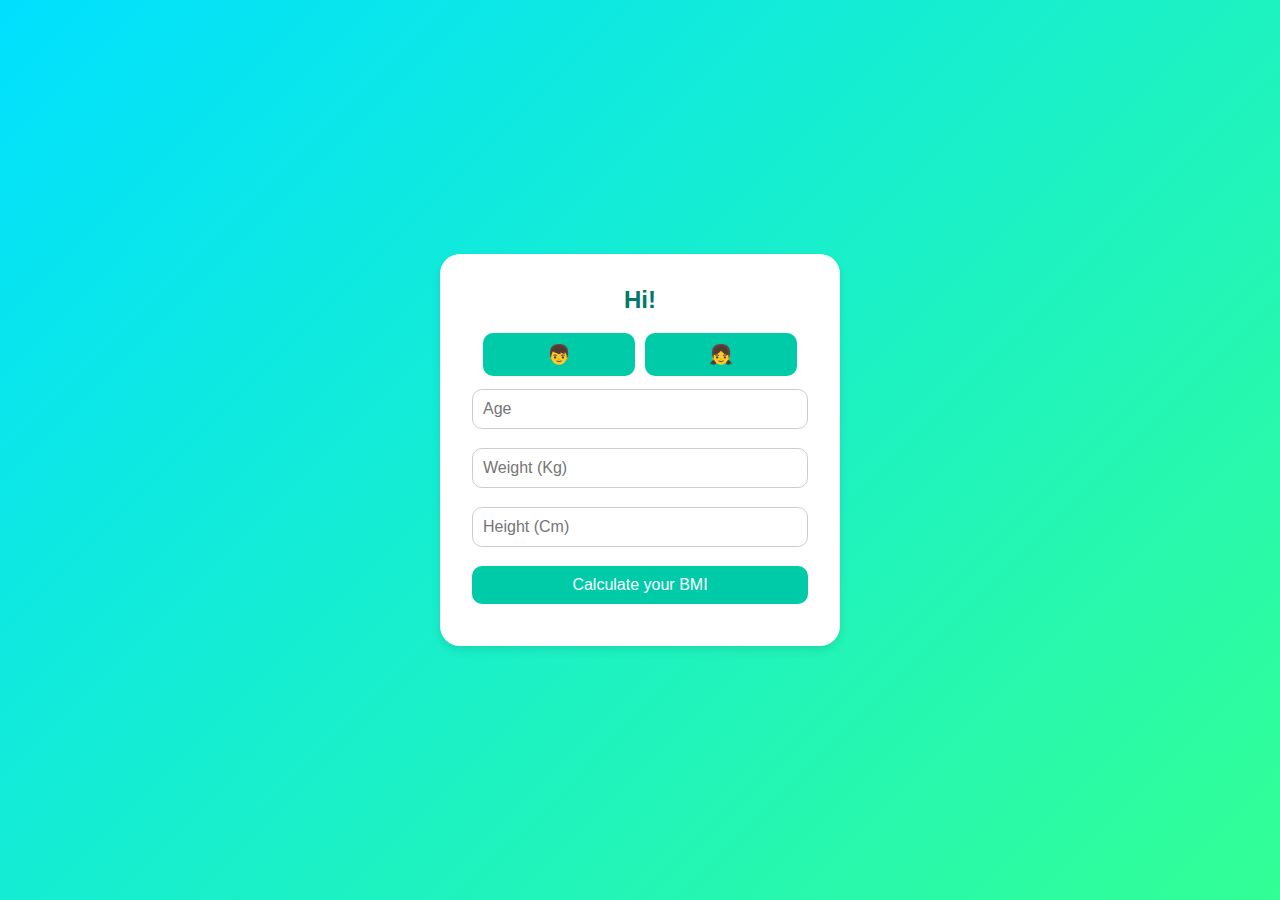
<file: src/bmi.html>
<!DOCTYPE html>
<html lang="en">
<head>
  <meta charset="UTF-8" />
  <meta name="viewport" content="width=device-width, initial-scale=1.0"/>
  <title>Calculate BMI</title>
  <link rel="stylesheet" href="styles/bmi.css" />
</head>
<body class="bmi-page">
  <div class="container">
    <h2 id="greeting">Hi!</h2>
    <div class="gender-select">
      <button id="maleBtn" onclick="selectGender('Male')">👦</button>
      <button id="femaleBtn" class="active" onclick="selectGender('Female')">👧</button>
    </div>
    <form id="bmiForm" onsubmit="return calculateBMI()">
      <input type="number" id="age" placeholder="Age" required />
      <input type="number" id="weight" placeholder="Weight (Kg)" required />
      <input type="number" id="height" placeholder="Height (Cm)" required />
      <button type="submit">Calculate your BMI</button>
    </form>
  </div>
  <script src="scripts/bmiscript.js"></script>
</body>
</html>
</file>
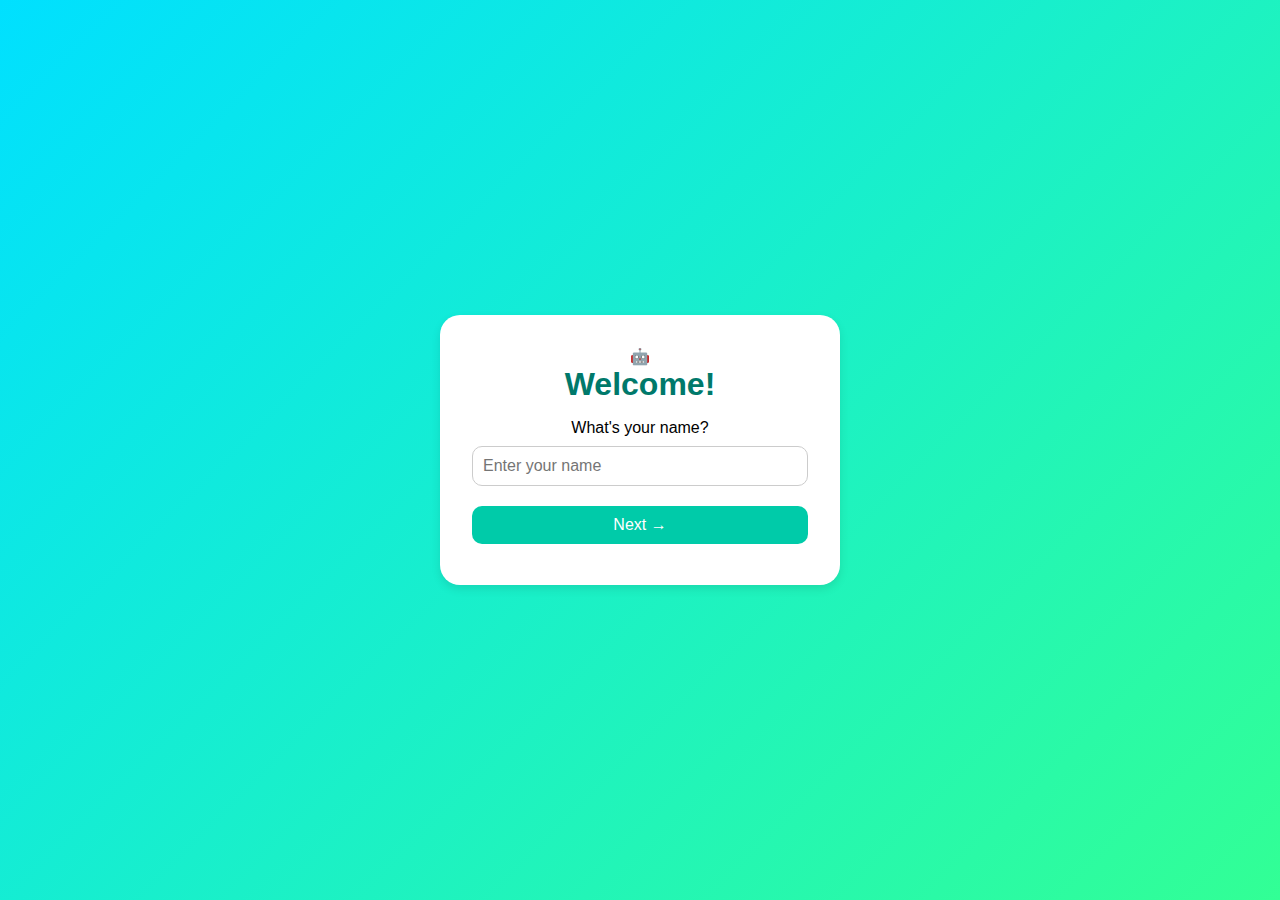
<file: src/bmi_index.html>
<!DOCTYPE html>
<html lang="en">
<head>
  <meta charset="UTF-8" />
  <meta name="viewport" content="width=device-width, initial-scale=1.0"/>
  <title>Welcome</title>
  <link rel="stylesheet" href="styles/bmi.css" />
</head>
<body class="welcome-page">
  <div class="container">
    <div class="robot">🤖</div>
    <h1>Welcome!</h1>
    <label for="username">What's your name?</label>
    <input type="text" id="username" placeholder="Enter your name" />
    <button onclick="goToBMI()">Next →</button>
  </div>
  <script src="scripts/bmiscript.js"></script>
</body>
</html>
</file>
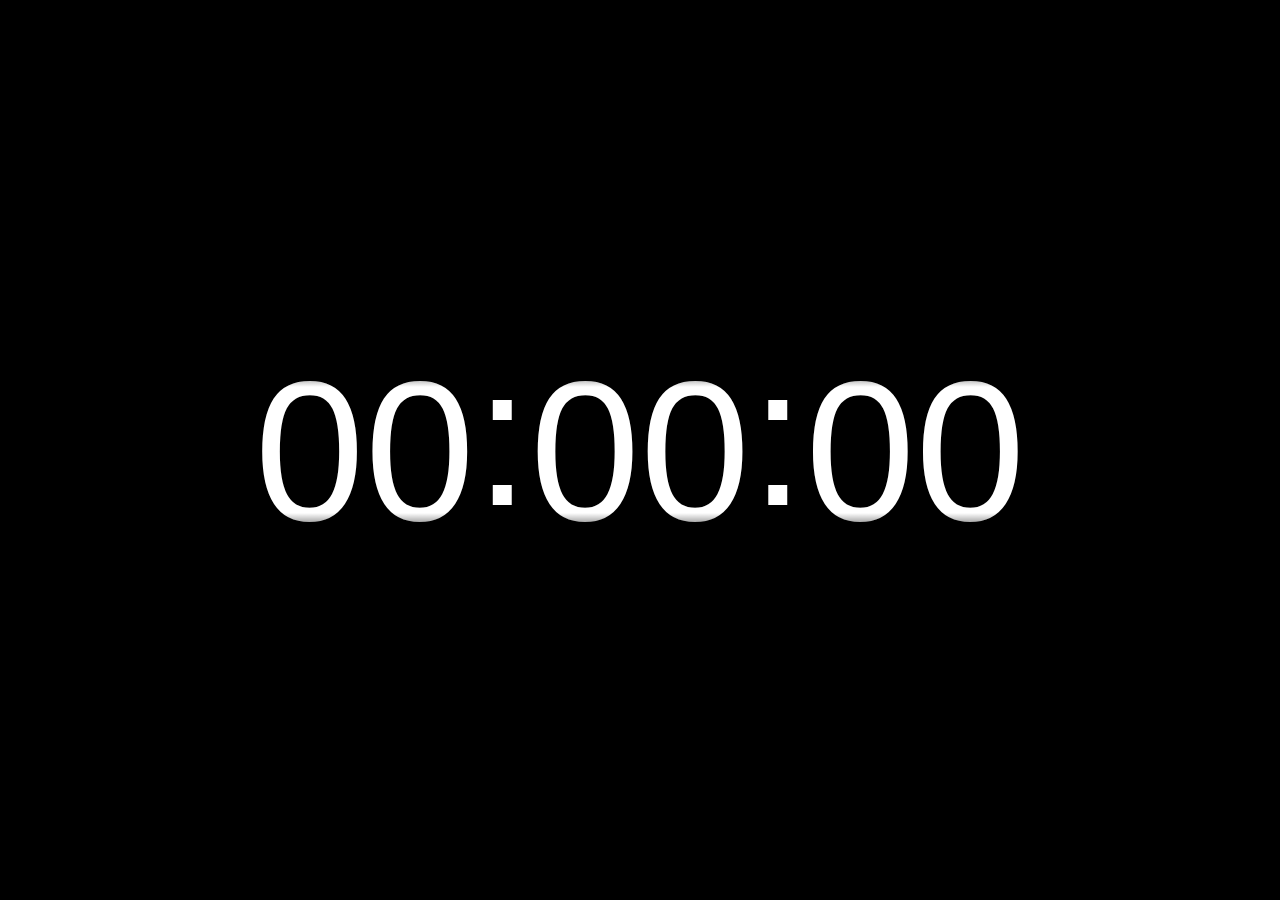
<file: src/clock_index.html>
<!DOCTYPE html>
<html lang="en">
<head>
    <meta charset="UTF-8">
    <meta name="viewport" content="width=device-width, initial-scale=1.0">
    <title>Digital Clock</title>
    <link rel="stylesheet" href="styles/clock.css">
</head>
<body>
    <div class="clock">
        <div class="hours">
          <div class="first">
            <div class="number">0</div>
          </div>
          <div class="second">
            <div class="number">0</div>
          </div>
        </div>
        <div class="tick">:</div>
        <div class="minutes">
          <div class="first">
            <div class="number">0</div>
          </div>
          <div class="second">
            <div class="number">0</div>
          </div>
        </div>
        <div class="tick">:</div>
        <div class="seconds">
          <div class="first">
            <div class="number">0</div>
          </div>
          <div class="second infinite">
            <div class="number">0</div>
          </div>
        </div>
      </div>
      <script src="scripts/clock.js"></script>
</body>
</html>
</file>
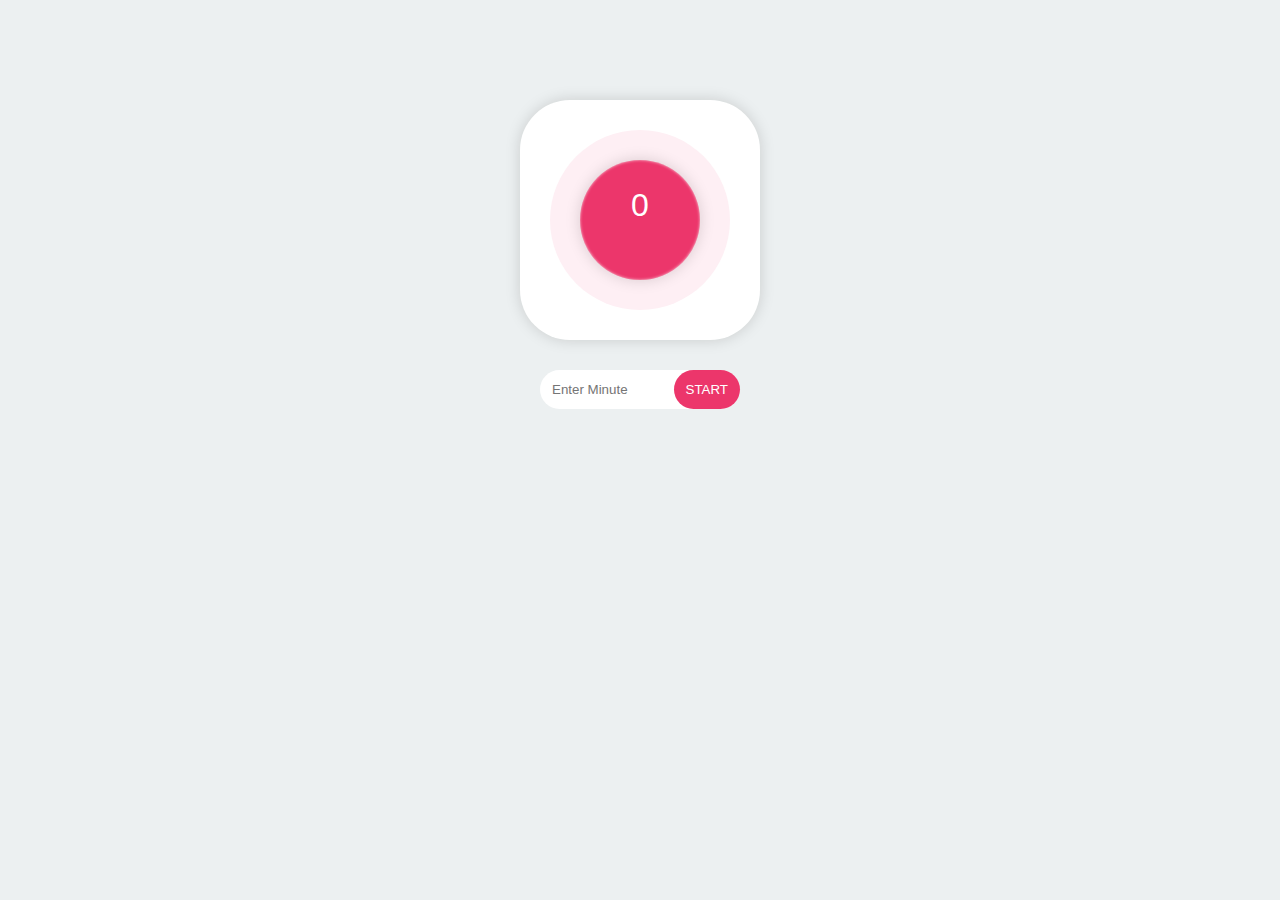
<file: src/Countdown.html>
<!DOCTYPE html>
<html lang="en">
<head>
  <meta charset="UTF-8">
  <title>Countdown Timer</title>
  <link rel="stylesheet" href="styles/countdown.css">
</head>
<body>

    <div class="clock-wrap">
        <div class="clock pro-0">
            <span class="count">0</span>
        </div>
    </div>
    <div class="action">
        <div class="input">
            <input class="input-num" type="number" min="1" placeholder="Enter Minute"><input data-action="start" class="input-btn" type="button" value="Start">
        </div>
    </div>

<script src="scripts/countdown.js"></script>
</body>
</html>
</file>
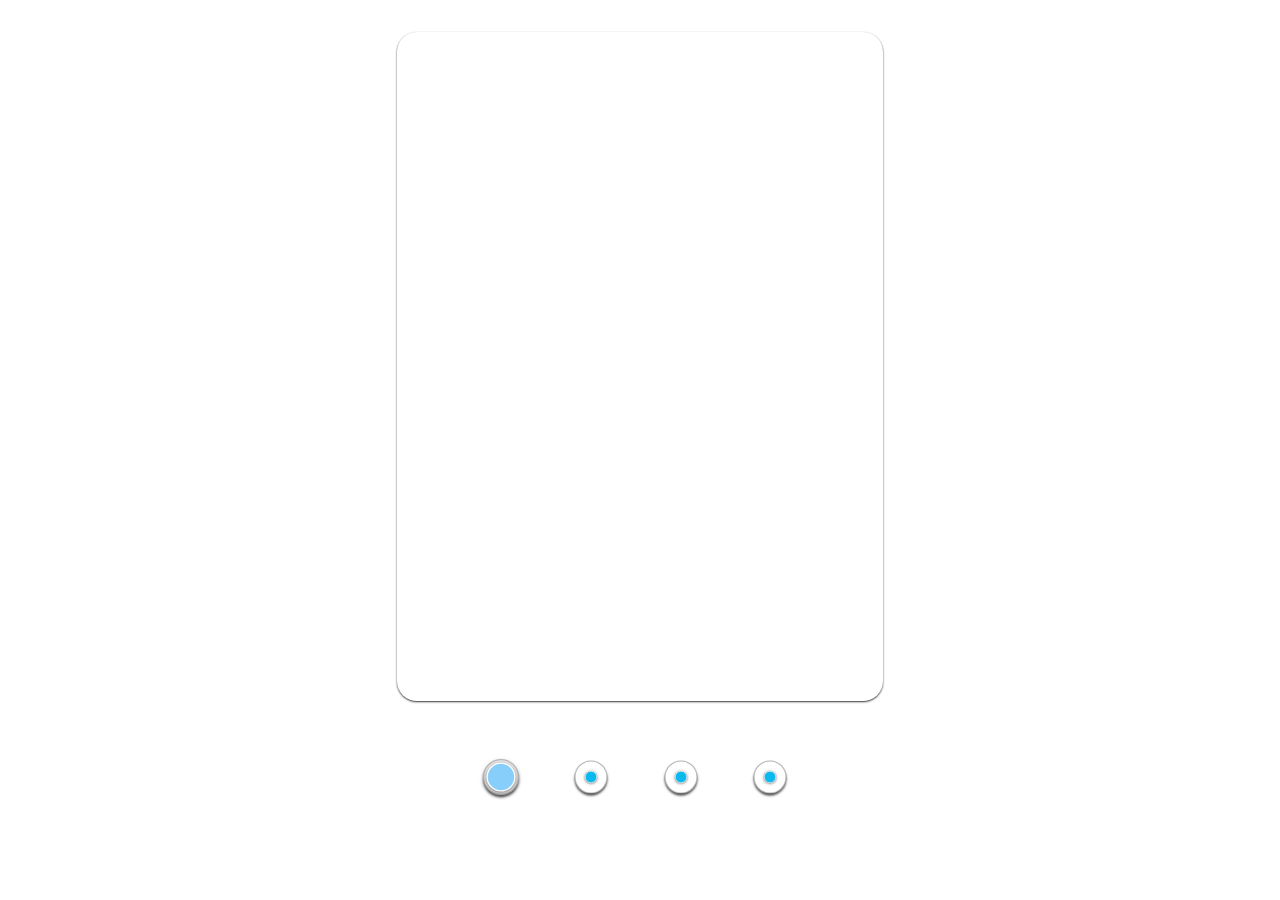
<file: src/image_index.html>
<!DOCTYPE html>
<html lang="en">
<head>
    <meta charset="UTF-8">
    <meta name="viewport" content="width=device-width, initial-scale=1.0">
    <title>Document</title>
    <link rel="stylesheet" href="styles/image_style.css">
</head>
<body>
	
  <div class="container">

    <input type="radio" name="slider" id="slide-1-trigger" class="trigger" checked>
    <label class="btn" for="slide-1-trigger"></label>
    <input type="radio" name="slider" id="slide-2-trigger" class="trigger">
    <label class="btn" for="slide-2-trigger"></label>
    <input type="radio" name="slider" id="slide-3-trigger" class="trigger">
    <label class="btn" for="slide-3-trigger"></label>
    <input type="radio" name="slider" id="slide-4-trigger" class="trigger">
    <label class="btn" for="slide-4-trigger"></label>

    <div class="slide-wrapper">
        <div id="slide-role">
            <div class="slide slide-1"></div>
            <div class="slide slide-2"></div>
            <div class="slide slide-3"></div>
            <div class="slide slide-4"></div>
        </div>
    </div>

</div>
      <script src="scripts/image.js"></script>
</body>
</html>
</file>
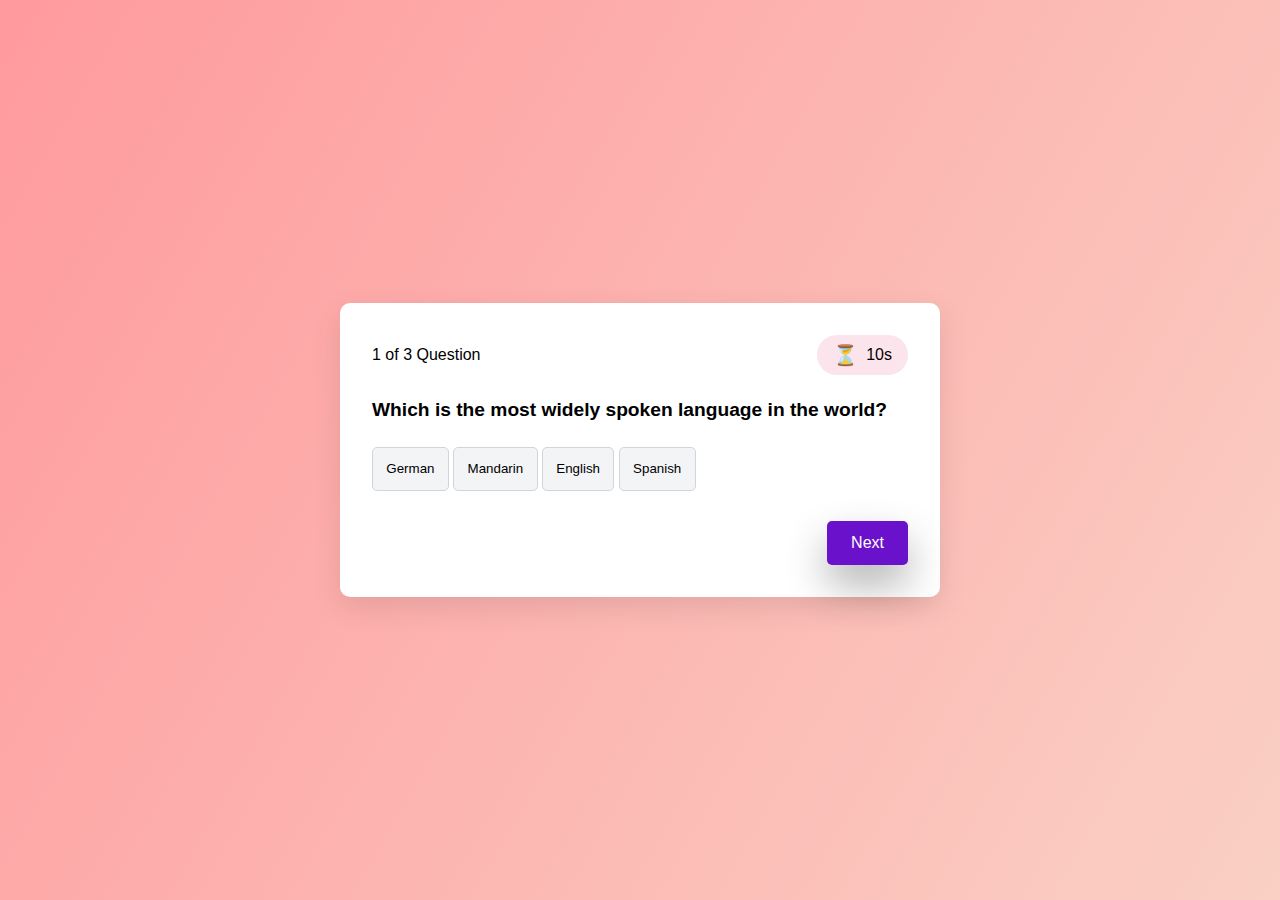
<file: src/Quiz.html>
<!doctype html>
<html lang="en">

<head>
    <meta charset="utf-8">
    <meta name="viewport" content="width=device-width, initial-scale=1">

    <link rel="stylesheet" href="styles/quize.css">
    <title>Quiz App</title>
</head>

<body>
    <div id="display-container">
        <div class="header">
            <div class="number-of-count">
                <span class="number-of-question">1 of 3 questions</span>
            </div>
            <div class="timer-div">
                <span style="font-size: 20px;">⏳</span>
                <span class="time-left">10s</span>
            </div>
        </div>
        <div id="container">
        </div>
        <button id="next-button" class="animated-button">Next</button>
    </div>
    <div class="score-container hide">
        <div id="user-score">Demo Score</div>
        <button id="restart" class="animated-button">Restart</button>
    </div>

    <script src="scripts/quize.js"></script>
</body>

</html>
</file>
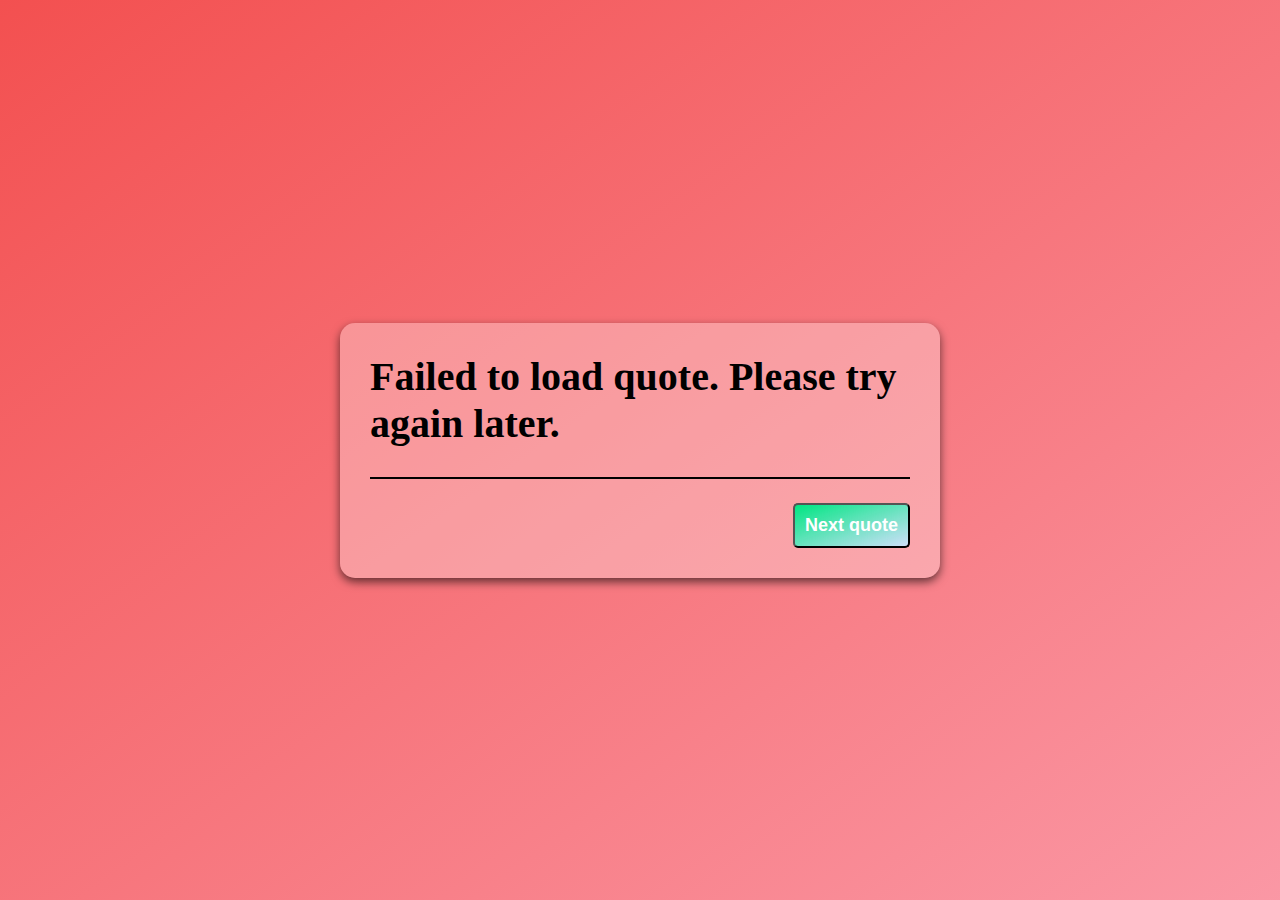
<file: src/quote_index.html>
<!DOCTYPE html>
<html>
  <head>
    <meta charset="UTF-8" />
    <meta name="description" content="Random Quote Generator" />
    <meta name="keywords" content="HTML,CSS,JavaScript, Quotes, API" />
    <meta name="author" content="Neha Soni" />
    <meta name="viewport" content="width=device-width, initial-scale=1.0" />

    <title>Random Quote Generator</title>

    <link rel="stylesheet" href="styles/quote.css" />

    <link
      rel="stylesheet"
      href="https://cdnjs.cloudflare.com/ajax/libs/font-awesome/5.15.1/css/all.min.css"
      integrity="sha512-+4zCK9k+qNFUR5X+cKL9EIR+ZOhtIloNl9GIKS57V1MyNsYpYcUrUeQc9vNfzsWfV28IaLL3i96P9sdNyeRssA=="
      crossorigin="anonymous"
    />
  </head>
  <body>
    <div class="container">
      <h1>
        <i class="fas fa-quote-left"></i>
        <span class="quote" id="quote"></span>
        <i class="fas fa-quote-right"></i>
      </h1>
      <p class="author" id="author"></p>

      <hr />
      <div class="buttons">
        <a
          class="twitter"
          id="tweet"
          href="https://twitter.com/intent/tweet?text=Greetings"
          data-size="large"
          target="_blank"
          rel="noopener noreferrer"
        >
            
      </a>

        <button class="next" onclick="getNewQuote()">Next quote</button>
      </div>
    </div>

    <script src="scripts/quote.js"></script>
  </body>
</html>
</file>
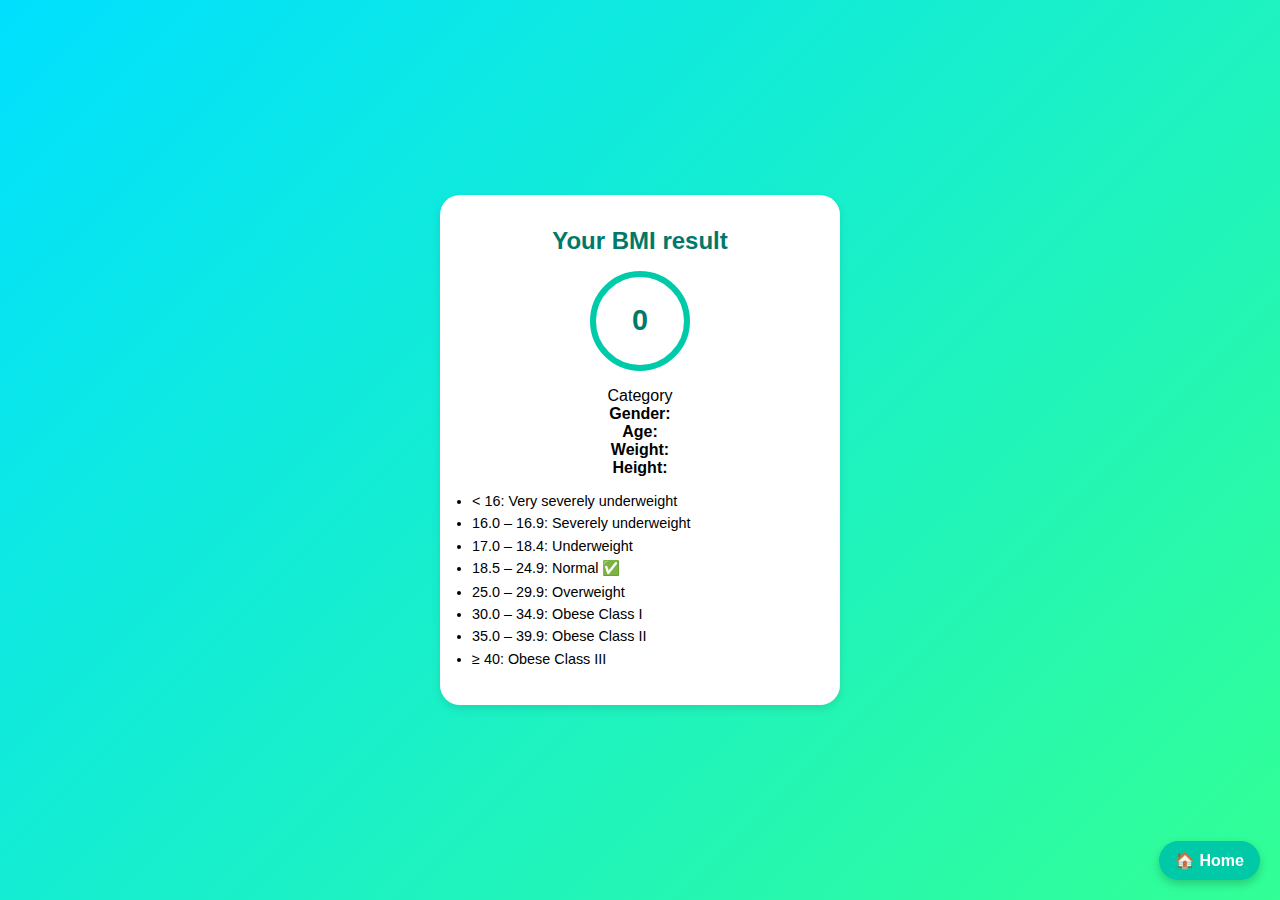
<file: src/result.html>
<!DOCTYPE html>
<html lang="en">
<head>
  <meta charset="UTF-8" />
  <meta name="viewport" content="width=device-width, initial-scale=1.0"/>
  <title>Your BMI Result</title>
  <link rel="stylesheet" href="styles/bmi.css" />
</head>
<body class="result-page">
  <div class="container">
    <h2>Your BMI result</h2>
    <div class="circle-bmi">
      <span id="bmiValue">0</span>
    </div>
    <p id="bmiCategory">Category</p>
    <div class="result-details">
        <div class="result-details">
            <p><strong>Gender:</strong> <span id="resultGender"></span></p>
            <p><strong>Age:</strong> <span id="resultAge"></span></p>
            <p><strong>Weight:</strong> <span id="resultWeight"></span></p>
            <p><strong>Height:</strong> <span id="resultHeight"></span></p>
          </div>
    </div>
    <div class="bmi-scale">
      <ul>
        <li>&lt; 16: Very severely underweight</li>
        <li>16.0 – 16.9: Severely underweight</li>
        <li>17.0 – 18.4: Underweight</li>
        <li>18.5 – 24.9: Normal ✅</li>
        <li>25.0 – 29.9: Overweight</li>
        <li>30.0 – 34.9: Obese Class I</li>
        <li>35.0 – 39.9: Obese Class II</li>
        <li>≥ 40: Obese Class III</li>
      </ul>
    </div>
    <a href="index.html" class="home-button">🏠 Home</a>
  </div>
  <script src="scripts/bmiscript.js"></script>
</body>
</html>
</file>
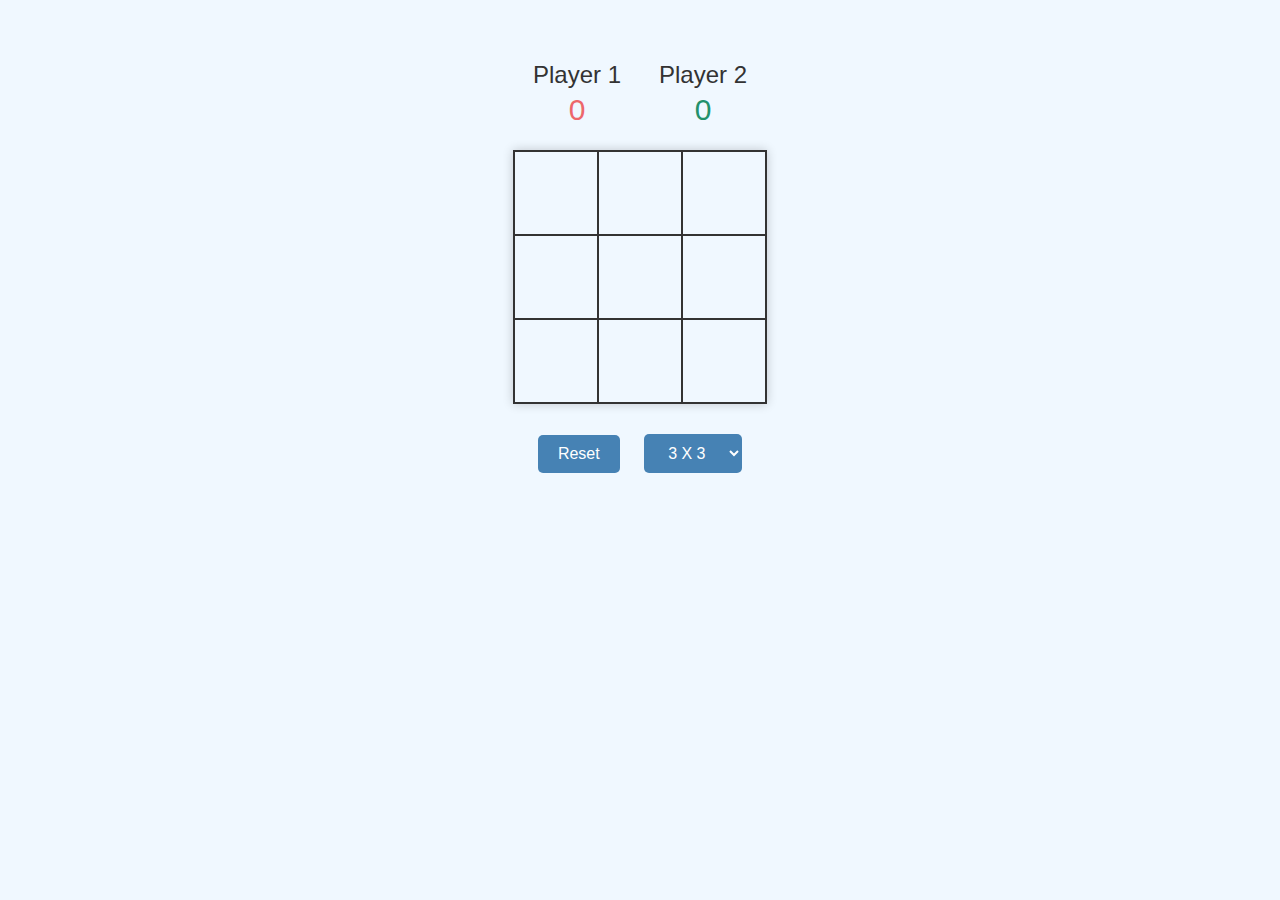
<file: src/tic.html>
<!doctype html>
<html lang="en">

<head>
    <meta charset="utf-8">
    <meta name="viewport" content="width=device-width, initial-scale=1">

    <link rel="stylesheet" href="styles/tic.css">
</head>

<body>
    <table id="scoreboard" align="center">
        <tr>
            <td> Player 1 </td>
            <td width="30"> &nbsp; </td>
            <td> Player 2 </td>
        </tr>
        <tr>
            <td class="score" id="player1">
                0
            </td>
            <td> &nbsp; </td>
            <td class="score" id="player2">
                0
            </td>
        </tr>
    </table>
    
    <div id="placeholder"></div>
    
    <button onclick="restart()">
        Reset
    </button>
    <select onchange="restart(this.value)">
        <option value="2">
            2 X 2
        </option>
        <option value="3" selected="">
            3 X 3
        </option>
        <option value="4">
            4 X 4
        </option>
        <option value="5">
            5 X 5
        </option>
        <option value="6">
            6 X 6
        </option>
    </select>

    <script src="scripts/tic.js"></script>
</body>

</html>
</file>
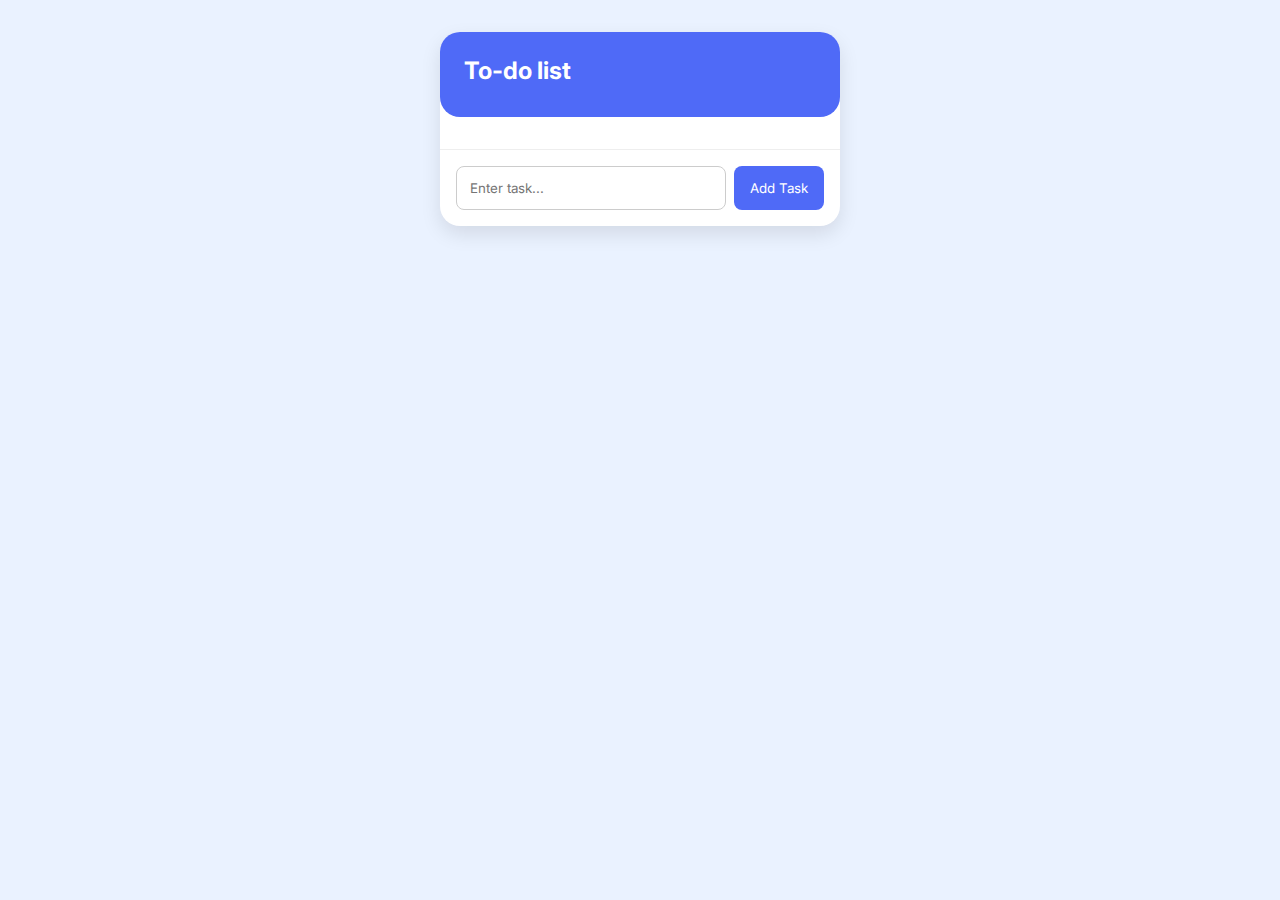
<file: src/todo.html>
<!DOCTYPE html>
<html lang="en">
<head>
  <meta charset="UTF-8" />
  <meta name="viewport" content="width=device-width, initial-scale=1.0" />
  <title>To-Do List</title>
  <link href="https://fonts.googleapis.com/css2?family=Inter:wght@400;600&display=swap" rel="stylesheet">
  <link rel="stylesheet" href="styles/todo_style.css">
  
</head>
<body>
  <div class="container">
    <div class="header">
      <h2>To-do list</h2>
    </div>
    <ul id="taskList" class="task-list"></ul>
    <div class="add-section">
      <input type="text" id="taskInput" placeholder="Enter task..." />
      <button class="add-btn" onclick="addTask()">Add Task</button>
    </div>
  </div>
  <script src="scripts/todo_script.js"></script>
  
</body>
</html>
</file>
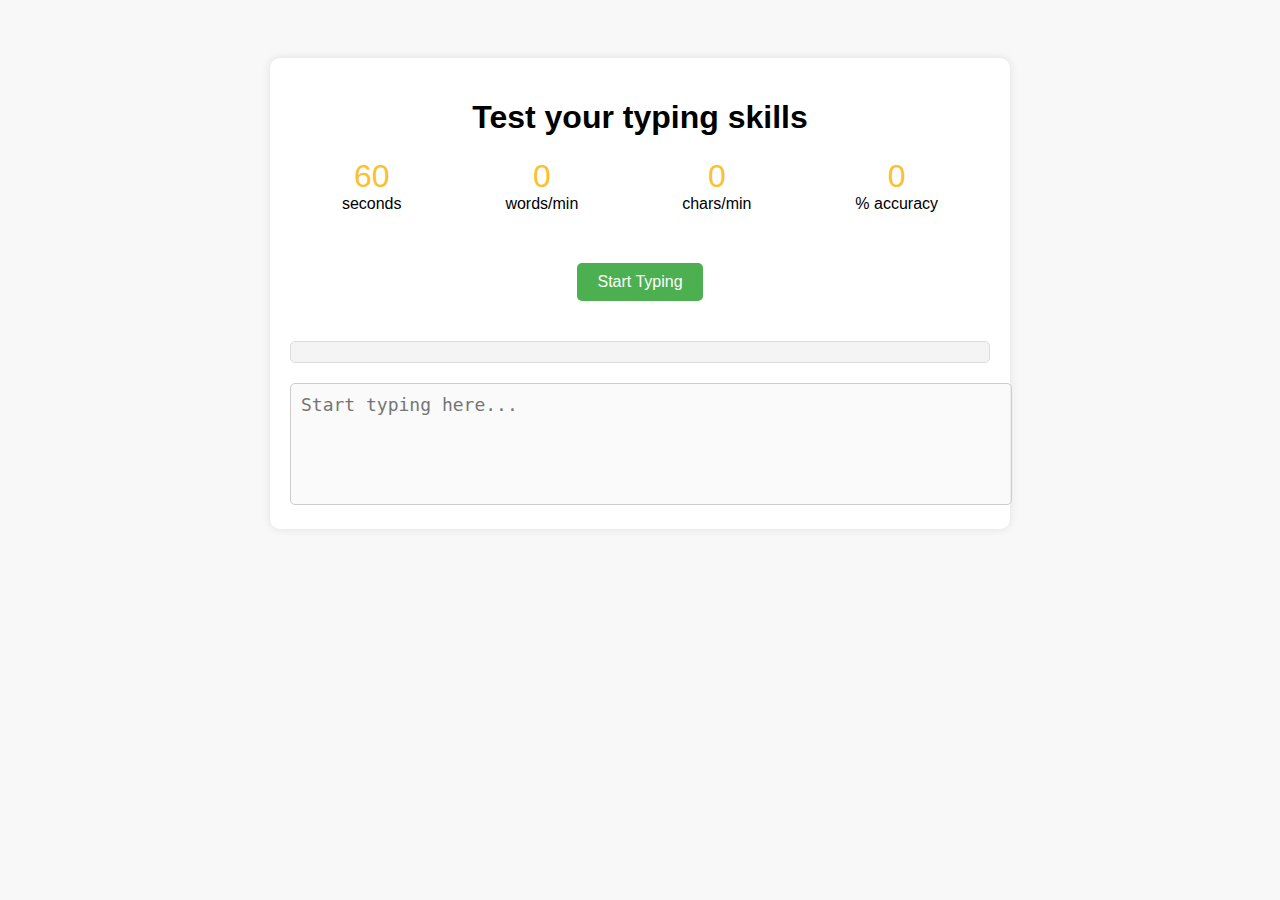
<file: src/Typing.html>
<!DOCTYPE html>
<html lang="en">
<head>
  <meta charset="UTF-8">
  <meta name="viewport" content="width=device-width, initial-scale=1.0">
  <title>Typing Speed Test</title>
  <link rel="stylesheet" href="styles/Typing.css">
</head>
<body>
  <div class="container">
    <h1>Test your typing skills</h1>
    <div class="stats">
      <div class="stat"><span id="time">60</span><br>seconds</div>
      <div class="stat"><span id="wpm">0</span><br>words/min</div>
      <div class="stat"><span id="cpm">0</span><br>chars/min</div>
      <div class="stat"><span id="accuracy">0</span><br>% accuracy</div>
    </div>
    <div class="progress-bar" id="progressBar"></div>
    <button id="startBtn">Start Typing</button>
    <div class="test-area" id="testArea"></div>
    <textarea id="inputArea" placeholder="Start typing here..." disabled></textarea>
  </div>

  <script src="scripts/Typing.js"></script>
</body>
</html>
</file>
<file: src/styles/bmi.css>
* {
    margin: 0;
    padding: 0;
    box-sizing: border-box;
    font-family: 'Segoe UI', sans-serif;
  }
  
  body {
    min-height: 100vh;
    display: flex;
    justify-content: center;
    align-items: center;
    background: linear-gradient(135deg, #00e0ff, #32ff95);
    padding: 1rem;
  }
  
  .container {
    background: white;
    padding: 2rem;
    border-radius: 20px;
    max-width: 400px;
    width: 100%;
    text-align: center;
    box-shadow: 0 4px 10px rgba(0,0,0,0.1);
  }
  
  h1, h2 {
    margin-bottom: 1rem;
    color: #00796b;
  }
  
  input, button {
    width: 100%;
    padding: 10px;
    margin: 0.6rem 0;
    border-radius: 10px;
    border: 1px solid #ccc;
    font-size: 1rem;
  }
  
  button {
    background-color: #00cba9;
    color: white;
    cursor: pointer;
    border: none;
    transition: background 0.3s;
  }
  
  button:hover {
    background-color: #009688;
  }
  
  .gender-select button {
    width: 45%;
    margin: 0.2rem;
    font-size: 1.2rem;
  }
  
  .gender-select .active {
    background-color: #00cba9;
    color: white;
  }
  
  .circle-bmi {
    margin: 1rem auto;
    border: 6px solid #00cba9;
    border-radius: 50%;
    width: 100px;
    height: 100px;
    font-size: 1.8rem;
    display: flex;
    justify-content: center;
    align-items: center;
    font-weight: bold;
    color: #00796b;
  }
  
  .bmi-scale {
    text-align: left;
    margin-top: 1rem;
    font-size: 0.9rem;
  }
  
  .bmi-scale li {
    margin-bottom: 0.4rem;
  }

  .home-button {
    position: fixed;
    bottom: 20px;
    right: 20px;
    background: #00c9a7;
    color: white;
    padding: 10px 16px;
    border-radius: 25px;
    text-decoration: none;
    font-weight: bold;
    box-shadow: 0 4px 10px rgba(0, 0, 0, 0.2);
    transition: background 0.3s ease;
    z-index: 1000;
  }
  
  .home-button:hover {
    background: #00b49a;
  }
  
  
  @media (max-width: 500px) {
    .container {
      padding: 1.5rem;
      font-size: 0.95rem;
    }
  }
</file>
<file: src/styles/clock.css>
* {
    margin: 0;
    padding: 0;
    box-sizing: border-box;
  }
  
  html, body {
    height: 100%;
    width: 100%;
  }
  
  body {
    background: black;
    display: flex;
    justify-content: center;
    align-items: center;
  }
  
  .clock {
    height: 20vh;
    color: white;
    font-size: 22vh;
    font-family: sans-serif;
    line-height: 20.4vh;
    display: flex;
    position: relative;
    /*background: green;*/
    overflow: hidden;
  }
  
  .clock::before, .clock::after {
    content: '';
    width: 7ch;
    height: 3vh;
    background: linear-gradient(to top, transparent, black);
    position: absolute;
    z-index: 2;
  }
  
  .clock::after {
    bottom: 0;
    background: linear-gradient(to bottom, transparent, black);
  }
  
  .clock > div {
    display: flex;
  }
  
  .tick {
    line-height: 17vh;
  }
  
  .tick-hidden {
    opacity: 0;
  }
  
  .move {
    animation: move linear 1s infinite;
  }
  
  @keyframes move {
    from {
      transform: translateY(0vh);
    }
    to {
      transform: translateY(-20vh);
    }
  }
</file>
<file: src/styles/countdown.css>
body{
	margin:0;
	color:#444;
	background:#ecf0f1;
	font:300 18px/18px Roboto, sans-serif;
}
*,:after,:before{box-sizing:border-box}
.pull-left{float:left}
.pull-right{float:right}
.clearfix:after,.clearfix:before{content:'';display:table}
.clearfix:after{clear:both;display:block}

.clock:before,
.count:after{
	content:'';
	position:absolute;
}
.clock-wrap{
	margin:auto;
	width:240px;
	height:240px;
	margin-top:100px;
	position:relative;
	border-radius:50px;
	background-color:#fff;
	box-shadow:0 0 15px rgba(0,0,0,.15);
}
.clock{
	top:50%;
	left:50%;
	width:180px;
	height:180px;
	border-radius:50%;
	position:absolute;
	margin-top:-90px;
	margin-left:-90px;
	background-color:#feeff4;
}
.clock:before{
	top:50%;
	left:50%;
	width:120px;
	height:120px;
	margin-top:-60px;
	margin-left:-60px;
	border-radius:inherit;
	background-color:#ec366b;
	box-shadow:0 0 15px rgba(0,0,0,.15), 0 0 3px rgba(255,255,255,.75) inset;
	/*border:1px solid rgba(255,255,255,.1);*/
}
.count{
	width:100%;
	color:#fff;
	height:100%;
	padding:50px;
	font-size:32px;
	font-weight:500;
	line-height:50px;
	position:absolute;
	text-align:center;
}
.count:after{
	width:100%;
	display:block;
	font-size:18px;
	font-weight:300;
	line-height:18px;
	text-align:center;
	position:relative;
}
.count.sec:after{content:'sec'}
.count.min:after{content:'min'}
.action{
	margin:auto;
	max-width:200px;
}
.action .input{
	margin-top:30px;
	position:relative;
}
.action .input-num{
	width:100%;
	border:none;
	padding:12px;
	border-radius:60px;
}
.action .input-btn{
	top:0;
	right:0;
	color:#fff;
	border:none;
	border:none;
	padding:12px;
	position:absolute;
	border-radius:60px;
	background-color:#ec366b;
	text-transform:uppercase;
}
.tbl{display:table;width:100%}
.tbl .col{display:table-cell}
</file>
<file: src/styles/image_style.css>
* {
  box-sizing: border-box;
}

body {
  margin: 0;
  padding: 0;
}

input[type="radio"] {
  display: none;
}

.container {
  background: rgb(255, 255, 255);
  position: relative;
  height: 100vh;
  width: 100%;
  padding: 2em;
}

.slide-wrapper {
  position: relative;
  margin: 0 auto;
  padding: 3em;
  width: 40%;
  height: 80%;
  border-radius: 20px;
  box-shadow: 0px 1px 2px 0px rgb(53, 53, 53);
  overflow: hidden;
}


  /* Slides */


#slide-role {
  background: inherit;
  position: absolute;
  top: 0;
  left: 0;
  width: 400%;
  height: 100%;
  z-index: 100;
  transition: left .5s cubic-bezier(0.455, 0.03, 0.515, 0.955);
  /* flex */
  display: flex;
}

.slide {
  width: 50%;
  height: 100%;
  background-size: cover;
  background-position: center;
}

/* backgrounds */

.slide-1 {
  background-image: url("https://images.pexels.com/photos/1562/italian-landscape-mountains-nature.jpg?auto=compress&cs=tinysrgb&h=650&w=940");
}

.slide-2 {
  background-image: url("https://images.pexels.com/photos/33109/fall-autumn-red-season.jpg?auto=compress&cs=tinysrgb&h=650&w=940");
}

.slide-3 {
  background-image: url("https://images.pexels.com/photos/448714/pexels-photo-448714.jpeg?auto=compress&cs=tinysrgb&h=650&w=940");
}

.slide-4 {
  background-image: url("https://images.pexels.com/photos/38136/pexels-photo-38136.jpeg?auto=compress&cs=tinysrgb&h=650&w=940");
}

  /* BUTTONS */


.btn,
.btn::after {
  border-radius: 50%;
  transition: all .5s cubic-bezier(0.785, 0.135, 0.15, 0.86);
}

.btn {
  border: 1px solid rgba(0, 0, 0, 0.281);
  background: rgb(255, 255, 255);
  box-shadow: 0px 2px 2px rgba(56, 56, 56, 0.822);
  position: absolute;
  bottom: 12%;
  width: 30px;
  height: 30px;
  cursor: pointer;
  transform: scale(1.1);
  z-index: 1000;
}

.btn:nth-of-type(1) {
  left: 38%;
}

.btn:nth-of-type(2) {
  left: 45%;
}

.btn:nth-of-type(3) {
  left: 52%;
}

.btn:nth-of-type(4) {
  left: 59%;
}

.btn:hover {
  transform: scale(1.4);
}

/* buttons Atom! */

.btn::after {
  content: "";
  display: inline-block;
  border: 1px solid white;
  background: rgb(11, 185, 238);
  width: 20px;
  height: 20px;
  margin: 3px 3px;
  transform: scale(.5, .5);
  box-shadow: 0px 1px 5px rgba(56, 56, 56, 0.822);
}



/* slide logic */

input[type="radio"]:checked#slide-2-trigger~div.slide-wrapper>div#slide-role {
  left: -100%;
}

input[type="radio"]:checked#slide-3-trigger~div.slide-wrapper>div#slide-role {
  left: -200%;
}

input[type="radio"]:checked#slide-4-trigger~div.slide-wrapper>div#slide-role {
  left: -300%;
}

/* button logic */

input[type="radio"]:checked+label.btn {
  transform: scale(1.2);
  border: 1px solid rgba(53, 53, 53, 0.308);
}

input[type="radio"]:checked+label.btn::after {
  transform: scale(1.1, 1.1);
  background: lightskyblue;
}

@media only screen and (max-width: 750px) {
  .slide-wrapper {
      width: 90%;
      height: 100%;
  }
  .btn:nth-of-type(1) {
      left: 93%;
      bottom: 60%;
  }
  .btn:nth-of-type(2) {
      left: 93%;
      bottom: 50%;
  }
  .btn:nth-of-type(3) {
      left: 93%;
      bottom: 40%;
  }
  .btn:nth-of-type(4) {
      left: 93%;
      bottom: 30%;
  }
}

@media only screen and (max-width: 450px) {
  .btn:nth-of-type(1) {
      left: 91%;
  }
  .btn:nth-of-type(2) {
      left: 91%;
  }
  .btn:nth-of-type(3) {
      left: 91%;
  }
  .btn:nth-of-type(4) {
      left: 91%;
  }
}
</file>
<file: src/styles/quize.css>
* {
    padding: 0;
    margin: 0;
    box-sizing: border-box;
    font-family: "Poppins", sans-serif;
}

body {
    height: 100vh;
    background: linear-gradient(120deg, #ff9a9e, #fad0c4);
    display: flex;
    justify-content: center;
    align-items: center;
}

.start-screen,
.score-container {
    position: absolute;
    top: 0;
    width: 100%;
    height: 100%;
    display: flex;
    flex-direction: column;
    align-items: center;
    justify-content: center;
}

button {
    border: none;
    outline: none;
    cursor: pointer;
}

#start-button,
#restart {
    background: #6a11cb;
    color: #ffffff;
    padding: 0.8em 1.5em;
    border-radius: 5px;
    border: none;
    cursor: pointer;
    font-size: 1em;
    transition: background 0.3s, transform 0.2s;
}

#restart {
    margin-top: 0.9em;
}

#start-button:hover,
#restart:hover {
    background: #2575fc;
    transform: scale(1.05);
}

#display-container {
    background: #ffffff;
    padding: 2em;
    width: 90%;
    max-width: 600px;
    border-radius: 10px;
    box-shadow: 0 10px 30px rgba(0, 0, 0, 0.1);
    animation: fadeIn 1s ease-in-out;
}

.header {
    display: flex;
    justify-content: space-between;
    align-items: center;
    margin-bottom: 1.5em;
}

.timer-div {
    background-color: #fce4ec;
    padding: 0.5em 1em;
    border-radius: 20px;
    display: flex;
    align-items: center;
    gap: 0.5em;
}

.question {
    font-size: 1.2em;
    font-weight: bold;
    margin-bottom: 1em;
}

.option-div {
    background: #f3f4f6;
    border: 1px solid #d1d5db;
    border-radius: 5px;
    padding: 1em;
    margin: 0.5em 0;
    cursor: pointer;
    transition: background 0.3s, transform 0.2s;
}

.option-div:hover {
    background: #e0f7fa;
    transform: scale(1.02);
}

.option-div.correct {
    background: #d4edda;
    border-color: #28a745;
    color: #155724;
}

.option-div.incorrect {
    background: #f8d7da;
    border-color: #dc3545;
    color: #721c24;
}

#next-button {
    background: #6a11cb;
    color: #ffffff;
    padding: 0.8em 1.5em;
    border-radius: 5px;
    border: none;
    cursor: pointer;
    font-size: 1em;
    transition: background 0.3s, transform 0.2s;
    margin-top: 1.5em;
    float: right;
    box-shadow: 0px 20px 40px rgba(0, 0, 0, 0.3);
}

#next-button:hover {
    background: #2575fc;
    transform: scale(1.05);
}

.hide {
    display: none;
}

@keyframes fadeIn {
    from {
        opacity: 0;
        transform: translateY(-20px);
    }
    to {
        opacity: 1;
        transform: translateY(0);
    }
}

.animated-button {
    animation: pulse 1.5s infinite;
}

@keyframes pulse {
    0%, 100% {
        transform: scale(1);
    }
    50% {
        transform: scale(1.1);
    }
}

.incorrect {
    background-color: #ffdde0;
    color: #d32f2f;
    border-color: #d32f2f;
}

.correct {
    background-color: #e7f6d5;
    color: #689f38;
    border-color: #689f38;
}

#user-score {
    font-size: 1.5em;
    color: #ffffff;
}
</file>
<file: src/styles/quote.css>
* {
    margin: 0;
    padding: 0;
    box-sizing: border-box;
  }
  
  body {
    min-height: 100vh;
    transition: 0.5s;
    transition-timing-function: ease-in;
    background-image: linear-gradient(
      to right bottom,
      rgb(243, 80, 80),
      #f86276a8
    );
    display: flex;
    align-items: center;
    justify-content: center;
  }
  
  .container {
    display: flex;
    flex-direction: column;
    align-items: center;
    padding: 30px;
    box-shadow: 0 4px 10px rgba(0, 0, 0, 0.6);
    border-radius: 15px;
    width: 600px;
    background-color: rgba(255, 255, 255, 0.3);
    margin: 10px;
  }
  .fa-quote-left,
  .fa-quote-right {
    font-size: 35px;
    color: rgb(179, 0, 0);
  }
  .quote {
    text-align: center;
    font-size: 40px;
    font-weight: bold;
  }
  .author {
    margin: 10px;
    text-align: right;
    font-size: 25px;
    font-style: italic;
    font-family: cursive;
  }
  hr {
    margin: 10px 0;
    width: 100%;
    border: 1px solid black;
    background-color: black;
  }
  .buttons {
    width: 100%;
    display: flex;
    justify-content: space-between;
    align-items: center;
    margin-top: 9px;
  }
  .next {
    font-size: 18px;
    border-radius: 5px;
    cursor: pointer;
    padding: 10px;
    margin-top: 5px;
    font-weight: bold;
    color: white;
    background-image: linear-gradient(
      to right bottom,
      rgb(0, 230, 130),
      #bcd7ffa8
    );
  }
  .container:hover {
    box-shadow: 0 10px 10px rgb(0, 180, 230);
  }
</file>
<file: src/styles/tic.css>
body {
    font-family: Arial, sans-serif;
    text-align: center;
    background-color: #f0f8ff;
    padding: 50px;
}

#tic-tac-toe {
    margin: 20px auto;
    border-collapse: collapse;
    box-shadow: 0 0 10px rgba(0, 0, 0, 0.2);
}

#tic-tac-toe td {
    width: 80px;
    height: 80px;
    text-align: center;
    vertical-align: middle;
    font-size: 2em;
    font-weight: bold;
    border: 2px solid #333;
    cursor: pointer;
    transition: background-color 0.3s ease, transform 0.2s ease;
}

#tic-tac-toe td:hover {
    background-color: #f0f0f0;
    transform: scale(1.1);
}

#tic-tac-toe td.X {
    color: #ff6347;
    animation: markAnimation 0.5s ease;
}

#tic-tac-toe td.O {
    color: #4682b4;
    animation: markAnimation 0.5s ease;
}

@keyframes markAnimation {
    0% {
        transform: scale(0.5);
        opacity: 0;
    }
    100% {
        transform: scale(1);
        opacity: 1;
    }
}

button, select {
    padding: 10px 20px;
    font-size: 1em;
    margin: 10px;
    border: none;
    border-radius: 5px;
    background-color: #4682b4;
    color: white;
    cursor: pointer;
    transition: background-color 0.3s ease;
}

button:hover, select:hover {
    background-color: #5a9bd3;
}

#scoreboard {
    margin-bottom: 20px;
    font-size: 1.5em;
    color: #333;
}

#scoreboard .score {
    text-align: center;
    font-size: 30px;
}

#scoreboard .score#player1 {
    color: #ed676b;
}

#scoreboard .score#player2 {
    color: #23916b;
}
</file>
<file: src/styles/todo_style.css>
* {
    margin: 0;
    padding: 0;
    box-sizing: border-box;
    font-family: 'Inter', sans-serif;
  }

  body {
    background: #eaf2ff;
    display: flex;
    justify-content: center;
    padding: 2rem;
  }

  .container {
    background: #fff;
    width: 100%;
    max-width: 400px;
    border-radius: 20px;
    box-shadow: 0 8px 20px rgba(0, 0, 0, 0.1);
    overflow: hidden;
  }

  .header {
    background: #4f6af7;
    color: white;
    padding: 1.5rem;
    border-bottom-left-radius: 20px;
    border-bottom-right-radius: 20px;
  }

  .header h2 {
    margin-bottom: 0.5rem;
  }

  .task-list {
    list-style: none;
    padding: 1rem;
  }

  .task {
    background: #f0f3ff;
    padding: 1rem;
    margin-bottom: 1rem;
    border-radius: 12px;
    display: flex;
    justify-content: space-between;
    align-items: center;
  }

  .task.completed span {
    text-decoration: line-through;
    color: gray;
  }

  .task input[type='checkbox'] {
    transform: scale(1.2);
    margin-right: 10px;
  }

  .task span {
    flex-grow: 1;
    margin-left: 10px;
  }

  .delete-btn {
    background: red;
    color: white;
    border: none;
    padding: 5px 10px;
    border-radius: 8px;
    cursor: pointer;
  }

  .add-section {
    display: flex;
    padding: 1rem;
    gap: 0.5rem;
    border-top: 1px solid #eee;
  }

  .add-section input {
    flex: 1;
    padding: 0.8rem;
    border: 1px solid #ccc;
    border-radius: 8px;
  }

  .add-section button {
    background: #4f6af7;
    color: white;
    border: none;
    padding: 0 1rem;
    border-radius: 8px;
    cursor: pointer;
  }
</file>
<file: src/styles/Typing.css>
body {
    font-family: Arial, sans-serif;
    text-align: center;
    background-color: #f8f8f8;
    padding: 50px;
  }
  
  .container {
    background: white;
    padding: 20px;
    max-width: 700px;
    margin: auto;
    border-radius: 10px;
    box-shadow: 0 0 10px rgba(0,0,0,0.1);
  }
  
  .stats {
    display: flex;
    justify-content: space-around;
    margin: 20px 0;
  }
  
  .stat span {
    font-size: 2em;
    color: #fbc02d;
  }
  
  #testArea {
    font-size: 20px;
    margin: 20px 0;
    padding: 10px;
    border: 1px solid #ddd;
    border-radius: 5px;
    background-color: #f4f4f4;
  }
  
  #inputArea {
    width: 100%;
    height: 100px;
    font-size: 18px;
    padding: 10px;
    border: 1px solid #ccc;
    border-radius: 5px;
    resize: none;
  }
  
  #startBtn {
    padding: 10px 20px;
    font-size: 16px;
    margin-bottom: 20px;
    cursor: pointer;
  }

  .progress-bar {
    height: 10px;
    width: 0;
    background-color: #4caf50;
    border-radius: 5px;
    transition: width 0.3s ease;
    margin-bottom: 20px;
}

#startBtn {
    background-color: #4caf50;
    color: white;
    border: none;
    border-radius: 5px;
    transition: background-color 0.3s ease;
}

#startBtn:hover {
    background-color: #45a049;
}

#inputArea:focus {
    border-color: #4caf50;
    box-shadow: 0 0 5px rgba(76, 175, 80, 0.5);
}
</file>
